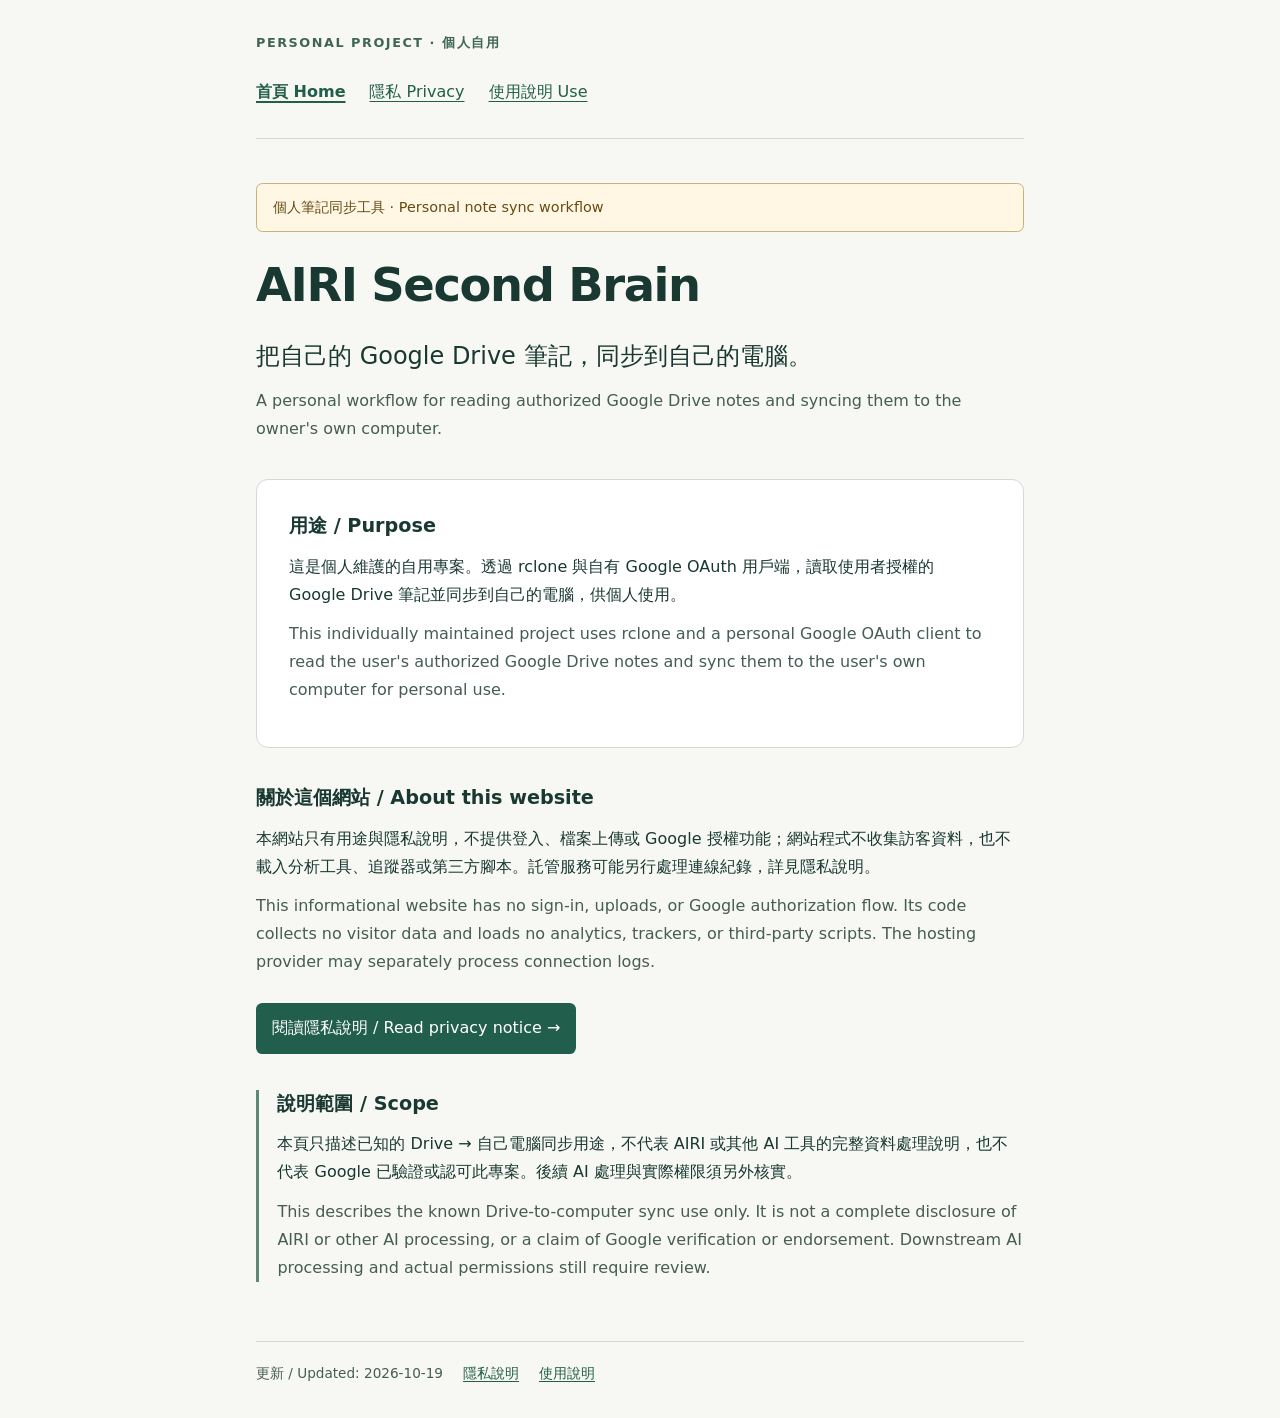
<file: index.html>
<!doctype html>
<html lang="zh-Hant">
<head>
  <meta charset="utf-8">
  <meta name="viewport" content="width=device-width, initial-scale=1">
  <meta name="referrer" content="no-referrer">
  <meta http-equiv="Content-Security-Policy" content="default-src 'none'; style-src 'self'; img-src 'self' data:; connect-src 'none'; base-uri 'none'; form-action 'none'; object-src 'none'; frame-src 'none'">
  <meta name="description" content="AIRI Second Brain 個人 Google Drive 筆記同步用途說明。">
  <title>AIRI Second Brain · 個人筆記同步</title>
  <link rel="icon" href="data:,">
  <link rel="stylesheet" href="styles.css">
</head>
<body>
  <a class="skip" href="#main">跳到內容 / Skip to content</a>
  <header class="shell">
    <p class="eyebrow">PERSONAL PROJECT · 個人自用</p>
    <nav aria-label="主要導覽"><a aria-current="page" href="index.html">首頁 Home</a><a href="privacy.html">隱私 Privacy</a><a href="terms.html">使用說明 Use</a></nav>
  </header>
  <main id="main" class="shell">
    <p class="draft">個人筆記同步工具 · Personal note sync workflow</p>
    <h1>AIRI Second Brain</h1>
    <p class="lead">把自己的 Google Drive 筆記，同步到自己的電腦。</p>
    <p lang="en">A personal workflow for reading authorized Google Drive notes and syncing them to the owner's own computer.</p>
    <section class="card" aria-labelledby="purpose">
      <h2 id="purpose">用途 / Purpose</h2>
      <p>這是個人維護的自用專案。透過 rclone 與自有 Google OAuth 用戶端，讀取使用者授權的 Google Drive 筆記並同步到自己的電腦，供個人使用。</p>
      <p lang="en">This individually maintained project uses rclone and a personal Google OAuth client to read the user's authorized Google Drive notes and sync them to the user's own computer for personal use.</p>
    </section>
    <section aria-labelledby="website">
      <h2 id="website">關於這個網站 / About this website</h2>
      <p>本網站只有用途與隱私說明，不提供登入、檔案上傳或 Google 授權功能；網站程式不收集訪客資料，也不載入分析工具、追蹤器或第三方腳本。託管服務可能另行處理連線紀錄，詳見隱私說明。</p>
      <p lang="en">This informational website has no sign-in, uploads, or Google authorization flow. Its code collects no visitor data and loads no analytics, trackers, or third-party scripts. The hosting provider may separately process connection logs.</p>
      <a class="button" href="privacy.html">閱讀隱私說明 / Read privacy notice <span aria-hidden="true">→</span></a>
    </section>
    <aside class="note">
      <h2>說明範圍 / Scope</h2>
      <p>本頁只描述已知的 Drive → 自己電腦同步用途，不代表 AIRI 或其他 AI 工具的完整資料處理說明，也不代表 Google 已驗證或認可此專案。後續 AI 處理與實際權限須另外核實。</p>
      <p lang="en">This describes the known Drive-to-computer sync use only. It is not a complete disclosure of AIRI or other AI processing, or a claim of Google verification or endorsement. Downstream AI processing and actual permissions still require review.</p>
    </aside>
  </main>
  <footer class="shell"><span>更新 / Updated: 2026-10-19</span><a href="privacy.html">隱私說明</a><a href="terms.html">使用說明</a></footer>
</body>
</html>
</file>
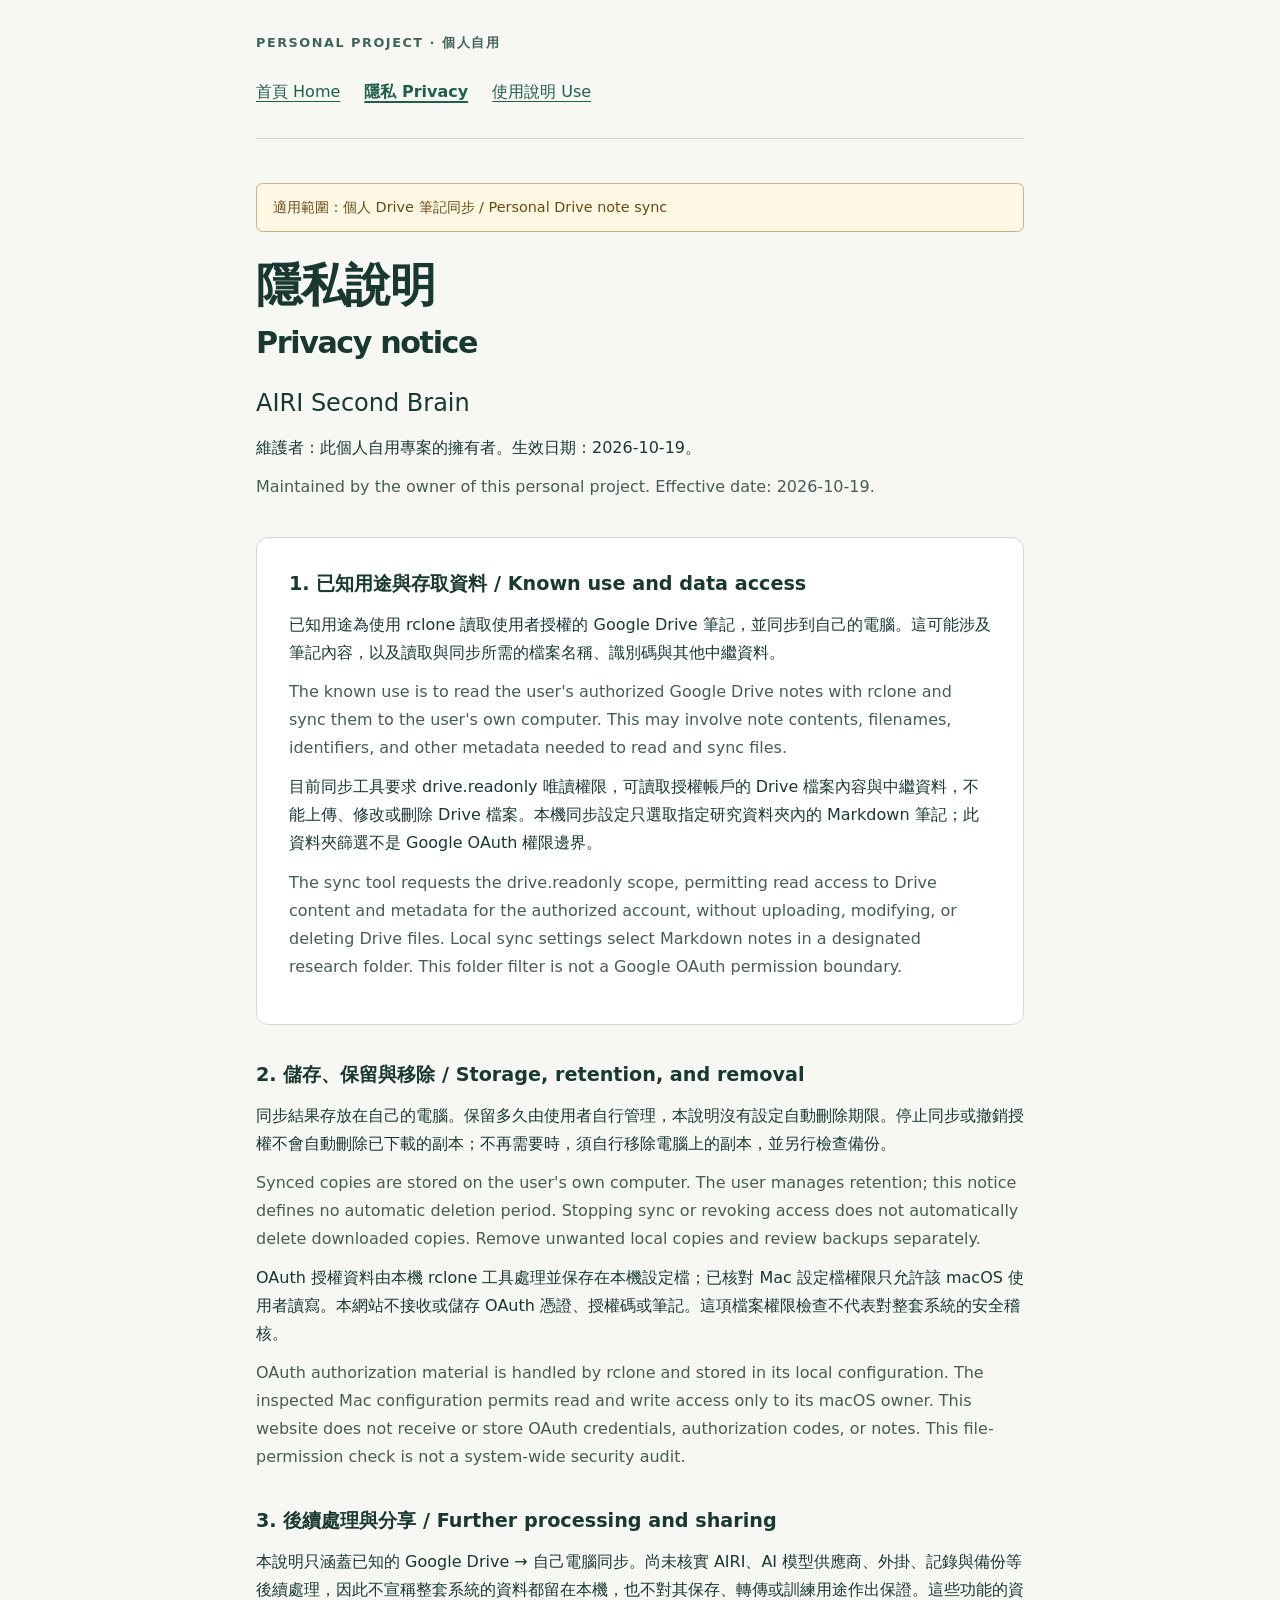
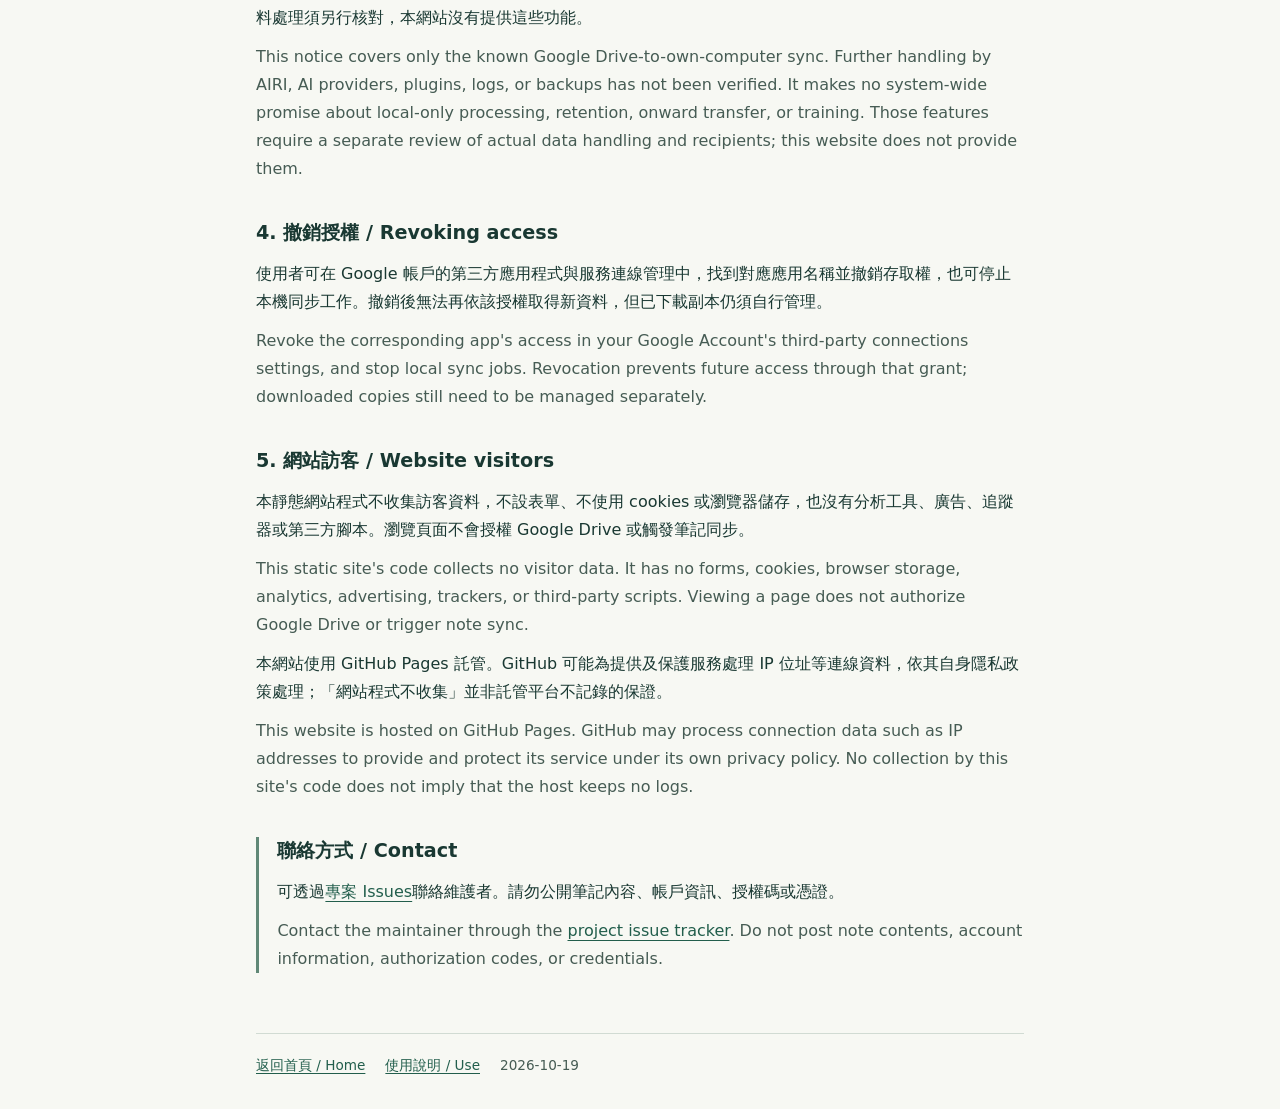
<file: privacy.html>
<!doctype html>
<html lang="zh-Hant">
<head>
  <meta charset="utf-8">
  <meta name="viewport" content="width=device-width, initial-scale=1">
  <meta name="referrer" content="no-referrer">
  <meta http-equiv="Content-Security-Policy" content="default-src 'none'; style-src 'self'; img-src 'self' data:; connect-src 'none'; base-uri 'none'; form-action 'none'; object-src 'none'; frame-src 'none'">
  <meta name="description" content="AIRI Second Brain 個人 Google Drive 筆記同步隱私說明。">
  <title>隱私說明 · AIRI Second Brain</title>
  <link rel="icon" href="data:,">
  <link rel="stylesheet" href="styles.css">
</head>
<body>
  <a class="skip" href="#main">跳到內容 / Skip to content</a>
  <header class="shell"><p class="eyebrow">PERSONAL PROJECT · 個人自用</p><nav aria-label="主要導覽"><a href="index.html">首頁 Home</a><a aria-current="page" href="privacy.html">隱私 Privacy</a><a href="terms.html">使用說明 Use</a></nav></header>
  <main id="main" class="shell">
    <p class="draft">適用範圍：個人 Drive 筆記同步 / Personal Drive note sync</p>
    <h1>隱私說明 <span lang="en">Privacy notice</span></h1>
    <p class="lead">AIRI Second Brain</p>
    <p>維護者：此個人自用專案的擁有者。生效日期：2026-10-19。</p>
    <p lang="en">Maintained by the owner of this personal project. Effective date: 2026-10-19.</p>
    <section class="card">
      <h2>1. 已知用途與存取資料 / Known use and data access</h2>
      <p>已知用途為使用 rclone 讀取使用者授權的 Google Drive 筆記，並同步到自己的電腦。這可能涉及筆記內容，以及讀取與同步所需的檔案名稱、識別碼與其他中繼資料。</p>
      <p lang="en">The known use is to read the user's authorized Google Drive notes with rclone and sync them to the user's own computer. This may involve note contents, filenames, identifiers, and other metadata needed to read and sync files.</p>
      <p>目前同步工具要求 drive.readonly 唯讀權限，可讀取授權帳戶的 Drive 檔案內容與中繼資料，不能上傳、修改或刪除 Drive 檔案。本機同步設定只選取指定研究資料夾內的 Markdown 筆記；此資料夾篩選不是 Google OAuth 權限邊界。</p>
      <p lang="en">The sync tool requests the drive.readonly scope, permitting read access to Drive content and metadata for the authorized account, without uploading, modifying, or deleting Drive files. Local sync settings select Markdown notes in a designated research folder. This folder filter is not a Google OAuth permission boundary.</p>
    </section>
    <section>
      <h2>2. 儲存、保留與移除 / Storage, retention, and removal</h2>
      <p>同步結果存放在自己的電腦。保留多久由使用者自行管理，本說明沒有設定自動刪除期限。停止同步或撤銷授權不會自動刪除已下載的副本；不再需要時，須自行移除電腦上的副本，並另行檢查備份。</p>
      <p lang="en">Synced copies are stored on the user's own computer. The user manages retention; this notice defines no automatic deletion period. Stopping sync or revoking access does not automatically delete downloaded copies. Remove unwanted local copies and review backups separately.</p>
      <p>OAuth 授權資料由本機 rclone 工具處理並保存在本機設定檔；已核對 Mac 設定檔權限只允許該 macOS 使用者讀寫。本網站不接收或儲存 OAuth 憑證、授權碼或筆記。這項檔案權限檢查不代表對整套系統的安全稽核。</p>
      <p lang="en">OAuth authorization material is handled by rclone and stored in its local configuration. The inspected Mac configuration permits read and write access only to its macOS owner. This website does not receive or store OAuth credentials, authorization codes, or notes. This file-permission check is not a system-wide security audit.</p>
    </section>
    <section>
      <h2>3. 後續處理與分享 / Further processing and sharing</h2>
      <p>本說明只涵蓋已知的 Google Drive → 自己電腦同步。尚未核實 AIRI、AI 模型供應商、外掛、記錄與備份等後續處理，因此不宣稱整套系統的資料都留在本機，也不對其保存、轉傳或訓練用途作出保證。這些功能的資料處理須另行核對，本網站沒有提供這些功能。</p>
      <p lang="en">This notice covers only the known Google Drive-to-own-computer sync. Further handling by AIRI, AI providers, plugins, logs, or backups has not been verified. It makes no system-wide promise about local-only processing, retention, onward transfer, or training. Those features require a separate review of actual data handling and recipients; this website does not provide them.</p>
    </section>
    <section>
      <h2>4. 撤銷授權 / Revoking access</h2>
      <p>使用者可在 Google 帳戶的第三方應用程式與服務連線管理中，找到對應應用名稱並撤銷存取權，也可停止本機同步工作。撤銷後無法再依該授權取得新資料，但已下載副本仍須自行管理。</p>
      <p lang="en">Revoke the corresponding app's access in your Google Account's third-party connections settings, and stop local sync jobs. Revocation prevents future access through that grant; downloaded copies still need to be managed separately.</p>
    </section>
    <section>
      <h2>5. 網站訪客 / Website visitors</h2>
      <p>本靜態網站程式不收集訪客資料，不設表單、不使用 cookies 或瀏覽器儲存，也沒有分析工具、廣告、追蹤器或第三方腳本。瀏覽頁面不會授權 Google Drive 或觸發筆記同步。</p>
      <p lang="en">This static site's code collects no visitor data. It has no forms, cookies, browser storage, analytics, advertising, trackers, or third-party scripts. Viewing a page does not authorize Google Drive or trigger note sync.</p>
      <p>本網站使用 GitHub Pages 託管。GitHub 可能為提供及保護服務處理 IP 位址等連線資料，依其自身隱私政策處理；「網站程式不收集」並非託管平台不記錄的保證。</p>
      <p lang="en">This website is hosted on GitHub Pages. GitHub may process connection data such as IP addresses to provide and protect its service under its own privacy policy. No collection by this site's code does not imply that the host keeps no logs.</p>
    </section>
    <aside class="note">
      <h2>聯絡方式 / Contact</h2>
      <p>可透過<a href="https://github.com/d198843-ship-it/airi-second-brain-sync/issues">專案 Issues</a>聯絡維護者。請勿公開筆記內容、帳戶資訊、授權碼或憑證。</p>
      <p lang="en">Contact the maintainer through the <a href="https://github.com/d198843-ship-it/airi-second-brain-sync/issues">project issue tracker</a>. Do not post note contents, account information, authorization codes, or credentials.</p>
    </aside>
  </main>
  <footer class="shell"><a href="index.html">返回首頁 / Home</a><a href="terms.html">使用說明 / Use</a><span>2026-10-19</span></footer>
</body>
</html>
</file>
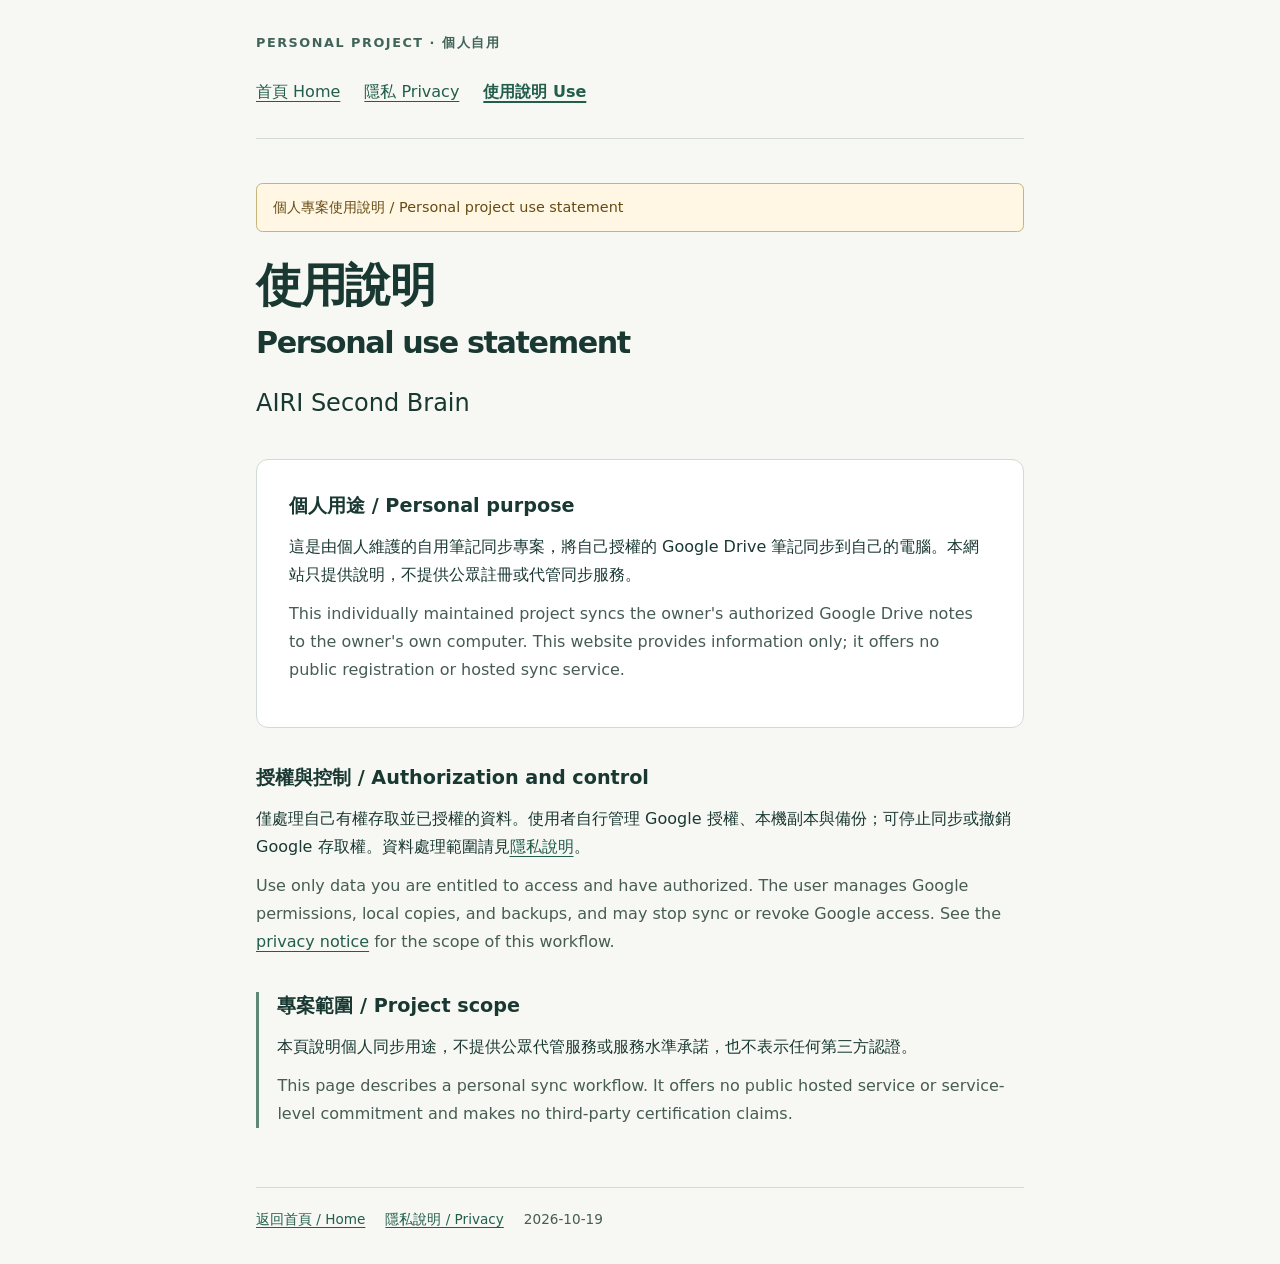
<file: terms.html>
<!doctype html>
<html lang="zh-Hant">
<head>
  <meta charset="utf-8">
  <meta name="viewport" content="width=device-width, initial-scale=1">
  <meta name="referrer" content="no-referrer">
  <meta http-equiv="Content-Security-Policy" content="default-src 'none'; style-src 'self'; img-src 'self' data:; connect-src 'none'; base-uri 'none'; form-action 'none'; object-src 'none'; frame-src 'none'">
  <title>使用說明 · AIRI Second Brain</title>
  <link rel="icon" href="data:,">
  <link rel="stylesheet" href="styles.css">
</head>
<body>
  <a class="skip" href="#main">跳到內容 / Skip to content</a>
  <header class="shell"><p class="eyebrow">PERSONAL PROJECT · 個人自用</p><nav aria-label="主要導覽"><a href="index.html">首頁 Home</a><a href="privacy.html">隱私 Privacy</a><a aria-current="page" href="terms.html">使用說明 Use</a></nav></header>
  <main id="main" class="shell">
    <p class="draft">個人專案使用說明 / Personal project use statement</p>
    <h1>使用說明 <span lang="en">Personal use statement</span></h1>
    <p class="lead">AIRI Second Brain</p>
    <section class="card">
      <h2>個人用途 / Personal purpose</h2>
      <p>這是由個人維護的自用筆記同步專案，將自己授權的 Google Drive 筆記同步到自己的電腦。本網站只提供說明，不提供公眾註冊或代管同步服務。</p>
      <p lang="en">This individually maintained project syncs the owner's authorized Google Drive notes to the owner's own computer. This website provides information only; it offers no public registration or hosted sync service.</p>
    </section>
    <section>
      <h2>授權與控制 / Authorization and control</h2>
      <p>僅處理自己有權存取並已授權的資料。使用者自行管理 Google 授權、本機副本與備份；可停止同步或撤銷 Google 存取權。資料處理範圍請見<a href="privacy.html">隱私說明</a>。</p>
      <p lang="en">Use only data you are entitled to access and have authorized. The user manages Google permissions, local copies, and backups, and may stop sync or revoke Google access. See the <a href="privacy.html">privacy notice</a> for the scope of this workflow.</p>
    </section>
    <aside class="note"><h2>專案範圍 / Project scope</h2><p>本頁說明個人同步用途，不提供公眾代管服務或服務水準承諾，也不表示任何第三方認證。</p><p lang="en">This page describes a personal sync workflow. It offers no public hosted service or service-level commitment and makes no third-party certification claims.</p></aside>
  </main>
  <footer class="shell"><a href="index.html">返回首頁 / Home</a><a href="privacy.html">隱私說明 / Privacy</a><span>2026-10-19</span></footer>
</body>
</html>
</file>
<file: styles.css>
:root { color-scheme: light; font-family: system-ui, -apple-system, "Segoe UI", "Microsoft JhengHei", sans-serif; color: #193832; background: #f7f8f3; line-height: 1.75; }
* { box-sizing: border-box; }
body { margin: 0; }
.shell { width: min(100% - 2.5rem, 48rem); margin-inline: auto; }
header { padding-block: 2rem 1.5rem; border-bottom: 1px solid #d1dbd3; }
.eyebrow { font-size: .8rem; font-weight: 700; letter-spacing: .12em; margin: 0 0 1rem; color: #416459; }
nav { display: flex; flex-wrap: wrap; gap: .5rem 1.5rem; }
nav a { display: inline-flex; align-items: center; min-height: 44px; }
a { color: #225e4c; text-underline-offset: .25em; overflow-wrap: anywhere; }
a:hover { color: #123b2e; }
a[aria-current="page"] { font-weight: 750; text-decoration-thickness: 2px; }
a:focus-visible { outline: 3px solid #835b06; outline-offset: 4px; border-radius: 2px; }
main { padding-block: 2rem 3rem; }
h1 { font-size: clamp(1.85rem, 6vw, 2.9rem); letter-spacing: -.03em; line-height: 1.3; overflow-wrap: anywhere; margin: 1.4rem 0; }
h1 span { display: block; font-size: .65em; margin-top: .5rem; }
h2 { font-size: 1.2rem; line-height: 1.5; margin: 0 0 .75rem; }
p { margin: .7rem 0; }
p[lang="en"] { color: #465c54; }
.lead { font-size: clamp(1.15rem, 3.6vw, 1.5rem); line-height: 1.6; }
.draft { display: block; padding: .7rem 1rem; border: 1px solid #c8b27b; border-radius: .4rem; background: #fff7e4; color: #664b12; font-size: .9rem; }
section { margin-top: 2.25rem; }
.card { background: #fff; border: 1px solid #d1dbd3; border-radius: .75rem; padding: clamp(1.1rem, 4vw, 2rem); }
.note { border-left: 3px solid #608876; padding-left: 1.15rem; margin-top: 2.25rem; }
.button { display: inline-block; min-height: 44px; padding: .7rem 1rem; margin-top: 1rem; background: #225e4c; color: #fff; border-radius: .4rem; text-decoration: none; }
.button:hover { color: #fff; background: #123b2e; }
footer { display: flex; flex-wrap: wrap; gap: .7rem 1.25rem; border-top: 1px solid #d1dbd3; padding-block: 1.25rem 2rem; color: #465c54; font-size: .85rem; }
.skip { position: absolute; top: -8rem; left: 1rem; padding: .6rem 1rem; background: #fff; z-index: 1; }
.skip:focus { top: .5rem; }
@media (max-width: 360px) { .shell { width: calc(100% - 2rem); } nav { column-gap: 1rem; } }
@media print { body { background: white; } .skip, nav, .button { display: none; } .shell { width: 100%; } }
</file>
